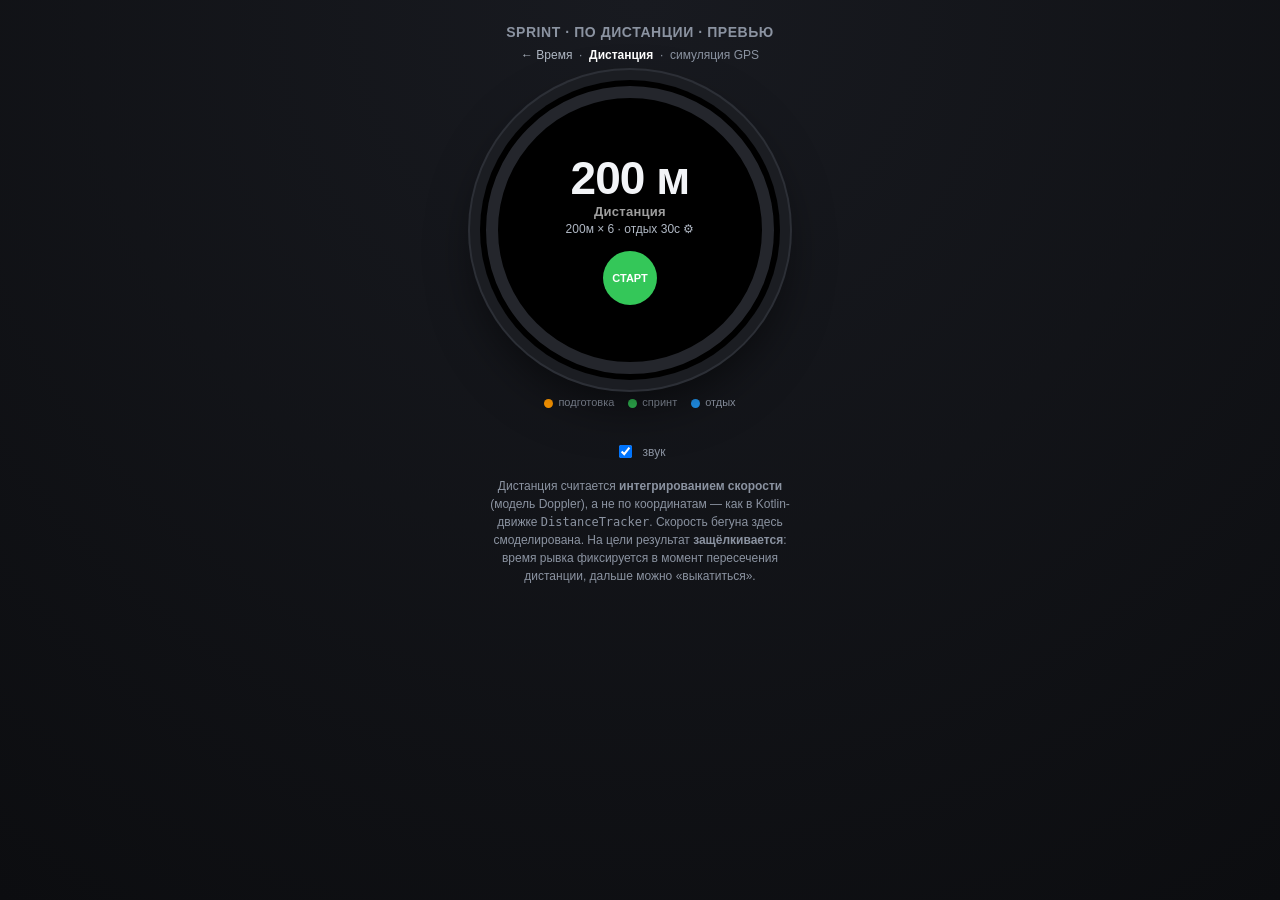
<file: web-preview/distance.html>
<!DOCTYPE html>
<html lang="ru">
<head>
<meta charset="UTF-8" />
<meta name="viewport" content="width=device-width, initial-scale=1.0" />
<title>Sprint — Режим «По дистанции» (превью)</title>
<style>
  :root {
    --prep:#ff9800; --work:#34c759; --rest:#2196f3; --idle:#9e9e9e;
    --bg:#0c0d10; --panel:#16181d; --line:#262a31; --text:#f2f4f7; --muted:#8b93a1;
  }
  * { box-sizing:border-box; }
  body { margin:0; font-family:-apple-system,"Segoe UI",Roboto,sans-serif;
    background:radial-gradient(circle at 50% 0%,#181a20,var(--bg)); color:var(--text);
    min-height:100vh; display:flex; flex-direction:column; align-items:center; padding:24px 16px 60px; }
  h1 { font-size:14px; font-weight:600; color:var(--muted); letter-spacing:.04em; margin:0 0 8px; text-transform:uppercase; }
  .nav { font-size:12px; color:var(--muted); margin-bottom:18px; }
  .nav a { color:#b0b8c4; text-decoration:none; }
  .nav a:hover { color:#fff; }

  .watch { width:300px; height:300px; border-radius:50%; background:#000;
    box-shadow:0 0 0 10px #1b1d22,0 0 0 12px #2c2f36,0 22px 50px rgba(0,0,0,.6);
    position:relative; overflow:hidden; display:flex; align-items:center; justify-content:center; }
  .ring { position:absolute; inset:0; transform:rotate(-90deg); }
  .ring circle { fill:none; stroke-width:12; stroke-linecap:round; }
  .ring .track { stroke:#24262c; }
  .ring .bar { stroke:var(--idle); transition:stroke .25s; }
  .face { display:flex; flex-direction:column; align-items:center; gap:3px; z-index:2; padding:0 20px; }
  .big { font-variant-numeric:tabular-nums; font-weight:800; font-size:46px; line-height:1; letter-spacing:-.02em; }
  .big.flash { color:var(--work); animation:pop .25s ease; }
  @keyframes pop { 0%{transform:scale(.7);opacity:.3} 100%{transform:scale(1);opacity:1} }
  .label { font-size:13px; font-weight:600; letter-spacing:.02em; text-align:center; }
  .plan { font-size:12px; color:var(--muted); font-variant-numeric:tabular-nums; }
  .plan.tap { color:#b0b8c4; cursor:pointer; }
  .controls { display:flex; gap:12px; margin-top:12px; }
  .btn { width:54px; height:54px; border-radius:50%; border:none; cursor:pointer; color:#fff;
    font-weight:700; font-size:11px; transition:transform .08s; }
  .btn:active { transform:scale(.93); }
  .btn.go{background:var(--work);} .btn.stop{background:#f44336;} .btn.ghost{background:#2a2d34;}
  .legend { display:flex; gap:14px; justify-content:center; margin-top:16px; font-size:11px; color:var(--muted); }
  .legend i { display:inline-block; width:9px; height:9px; border-radius:50%; margin-right:5px; vertical-align:middle; }

  /* settings */
  .hidden { display:none; }
  .list { width:100%; height:100%; overflow-y:auto; padding:60px 26px; z-index:2; }
  .list::-webkit-scrollbar{display:none;}
  .list h2 { text-align:center; font-size:16px; margin:0 0 12px; }
  .chip { display:flex; justify-content:space-between; align-items:center; background:#20242b; border:none;
    width:100%; color:var(--text); padding:13px 18px; border-radius:24px; margin-bottom:9px; cursor:pointer; font-size:14px; font-family:inherit; }
  .chip:hover{background:#2a2f37;} .chip b{font-variant-numeric:tabular-nums;color:var(--work);}
  .picker-wrap { display:flex; flex-direction:column; align-items:center; z-index:2; gap:10px; }
  .picker-title{font-size:13px;color:var(--muted);}
  .drum { height:160px; width:160px; overflow-y:scroll; scroll-snap-type:y mandatory; scrollbar-width:none; }
  .drum::-webkit-scrollbar{display:none;}
  .opt { height:40px; scroll-snap-align:center; display:flex; align-items:center; justify-content:center;
    font-size:22px; font-weight:700; color:#4a4f57; font-variant-numeric:tabular-nums; transition:color .12s,transform .12s; }
  .opt.sel{color:#fff; transform:scale(1.15);}
  .ok{background:var(--work);color:#fff;border:none;width:62px;height:62px;border-radius:50%;font-weight:700;cursor:pointer;}

  .results { margin-top:20px; width:320px; max-width:92vw; font-size:13px; }
  .results .r { display:flex; justify-content:space-between; padding:6px 4px; border-bottom:1px solid var(--line); color:var(--muted); }
  .results .r b { color:var(--text); font-variant-numeric:tabular-nums; }
  .sim { margin-top:14px; font-size:12px; color:var(--muted); display:flex; align-items:center; gap:8px; }
  .hint { margin-top:16px; width:320px; max-width:92vw; font-size:12px; color:var(--muted); line-height:1.5; text-align:center; }
</style>
</head>
<body>
  <h1>Sprint · по дистанции · превью</h1>
  <div class="nav"><a href="timer.html">← Время</a> &nbsp;·&nbsp; <b style="color:#fff">Дистанция</b> &nbsp;·&nbsp; <span id="simNote">симуляция GPS</span></div>

  <div id="screen-run" class="screen">
    <div class="watch">
      <svg class="ring" viewBox="0 0 300 300">
        <circle class="track" cx="150" cy="150" r="138"></circle>
        <circle class="bar" cx="150" cy="150" r="138"></circle>
      </svg>
      <div class="face">
        <div class="big" id="big">200 м</div>
        <div class="label" id="label">Дистанция</div>
        <div class="plan" id="plan"></div>
        <div class="controls" id="controls"></div>
      </div>
    </div>
    <div class="legend">
      <span><i style="background:var(--prep)"></i>подготовка</span>
      <span><i style="background:var(--work)"></i>спринт</span>
      <span><i style="background:var(--rest)"></i>отдых</span>
    </div>
    <div class="results" id="results"></div>
  </div>

  <div id="screen-settings" class="screen hidden"><div class="watch"><div class="list" id="settingsList"></div></div></div>
  <div id="screen-picker" class="screen hidden"><div class="watch"><div class="picker-wrap">
    <div class="picker-title" id="pickerTitle"></div><div class="drum" id="drum"></div><button class="ok" id="pickerOk">OK</button>
  </div></div></div>

  <label class="sim"><input type="checkbox" id="snd" checked> звук</label>
  <div class="hint">
    Дистанция считается <b>интегрированием скорости</b> (модель Doppler), а не по координатам — как в Kotlin-движке
    <code>DistanceTracker</code>. Скорость бегуна здесь смоделирована. На цели результат <b>защёлкивается</b>:
    время рывка фиксируется в момент пересечения дистанции, дальше можно «выкатиться».
  </div>

<script>
// ===== shared config (same localStorage as time mode) =====
const DEFAULT = { prepMs:5000, workMs:30000, restMs:30000, rounds:6, distanceM:200 };
function loadCfg(){ try { return Object.assign({}, DEFAULT, JSON.parse(localStorage.getItem('sprintCfg')||'{}')); } catch(e){ return Object.assign({},DEFAULT); } }
function saveCfg(){ localStorage.setItem('sprintCfg', JSON.stringify(cfg)); }
let cfg = loadCfg();
function range(a,b,s){ const r=[]; for(let v=a;v<=b;v+=s) r.push(v); return r; }
const FIELDS = [
  { key:'distanceM', title:'Дистанция', unit:'м', mul:1, values:range(20,400,10) },
  { key:'prepMs', title:'Подготовка', unit:'с', mul:1000, values:range(0,15,1) },
  { key:'restMs', title:'Отдых', unit:'с', mul:1000, values:range(5,180,5) },
  { key:'rounds', title:'Раунды', unit:'', mul:1, values:range(1,20,1) },
];

// ===== DistanceTracker (mirror of DistanceTracker.kt) =====
function makeTracker(){ return { dist:0, lastT:-1, lastV:0 }; }
function eff(v){ return (!isFinite(v) || v < 0.4) ? 0 : v; }
function trackAdd(tr, v, tMs){
  const ve = eff(v);
  if (tr.lastT < 0){ tr.lastT=tMs; tr.lastV=ve; return {total:tr.dist,step:0,stepMs:0}; }
  const dt = tMs - tr.lastT; tr.lastT = tMs;
  if (dt<=0 || dt>3000){ tr.lastV=ve; return {total:tr.dist,step:0,stepMs:0}; }
  const step = (tr.lastV+ve)/2 * (dt/1000); tr.dist += step; tr.lastV = ve;
  return { total:tr.dist, step, stepMs:dt };
}

// ===== simulated runner speed (m/s) =====
function simSpeed(workMs, round){
  const t = workMs/1000;
  const peak = 6.4 + ((round*7)%5)*0.45;          // vary pace per round
  let v = peak * (1 - Math.exp(-t/1.2));           // accelerate ~2s
  v += (Math.sin(t*6.3) + (Math.random()-0.5))*0.22; // GPS-like jitter
  return Math.max(0, v);
}

// ===== feedback =====
let actx=null;
function beep(f,ms,vol=0.3){ if(!document.getElementById('snd').checked) return;
  if(!actx) actx=new (window.AudioContext||window.webkitAudioContext)();
  const o=actx.createOscillator(),g=actx.createGain(); o.frequency.value=f; o.type='square';
  g.gain.setValueAtTime(vol,actx.currentTime); g.gain.exponentialRampToValueAtTime(0.0001,actx.currentTime+ms/1000);
  o.connect(g); g.connect(actx.destination); o.start(); o.stop(actx.currentTime+ms/1000); }
function buzz(p){ if(navigator.vibrate) navigator.vibrate(p); }
function fire(c){ switch(c){
  case 'TICK': beep(660,90); buzz(40); break;
  case 'GO': beep(1040,320,0.45); buzz(350); flashGo(); break;
  case 'REP': beep(520,200); buzz([120,90,120]); break;
  case 'FINISH': beep(1040,180); setTimeout(()=>beep(1040,180),230); setTimeout(()=>beep(780,420),460); buzz([200,120,200,120,400]); break;
}}

// ===== state machine =====
const RING_LEN = 2*Math.PI*138;
const bar=document.querySelector('.bar'); bar.style.strokeDasharray=RING_LEN;
const elBig=document.getElementById('big'), elLabel=document.getElementById('label'),
      elPlan=document.getElementById('plan'), controls=document.getElementById('controls'),
      elResults=document.getElementById('results');
const PCOL={PREP:'var(--prep)',WORK:'var(--work)',REST:'var(--rest)',DONE:'var(--idle)',IDLE:'var(--idle)'};

let run='IDLE', phase='IDLE', round=0, phaseStart=0, workStart=0, lastSec=-1, tr=makeTracker(), results=[], raf=null;

function ceilSec(ms){ return Math.max(0,Math.ceil(ms/1000)); }
function fmtUp(ms){ const t=Math.floor(ms/100),te=t%10,s=Math.floor(t/10)%60,m=Math.floor(t/600);
  return m>0?`${m}:${String(s).padStart(2,'0')}.${te}`:`${String(s).padStart(2,'0')}.${te}`; }
function flashGo(){ elBig.classList.remove('flash'); void elBig.offsetWidth; elBig.classList.add('flash'); }

function enterPrep(){ phase='PREP'; phaseStart=performance.now(); lastSec=-1; }
function enterWork(){ phase='WORK'; round++; workStart=performance.now(); tr=makeTracker(); fire('GO'); }
function enterRestOrFinish(){ if(round>=cfg.rounds){ fire('FINISH'); finish(); } else { phase='REST'; phaseStart=performance.now(); lastSec=-1; } }
function countdown(rem){ const s=ceilSec(rem); if(s>=1&&s<=3&&s!==lastSec){ lastSec=s; fire('TICK'); } }

function loop(){
  if(run!=='RUNNING') return;
  const now=performance.now();
  if(phase==='PREP'){
    const rem=Math.max(0,cfg.prepMs-(now-phaseStart)); countdown(rem); render(rem,cfg.prepMs);
    if(rem<=0) enterWork();
  } else if(phase==='WORK'){
    const prev=tr.dist;
    const v=simSpeed(now-workStart, round);
    const r=trackAdd(tr, v, now);
    const target=cfg.distanceM;
    render(0,0);
    if(prev<target && r.total>=target){
      const frac=r.step>0?(target-prev)/r.step:1;
      const crossAbs=now - r.stepMs + frac*r.stepMs;
      const repTime=Math.max(0, crossAbs-workStart);
      results.push({round, timeMs:repTime, dist:target});
      fire(round>=cfg.rounds?'FINISH':'REP');
      enterRestOrFinish();
    }
  } else if(phase==='REST'){
    const rem=Math.max(0,cfg.restMs-(now-phaseStart)); countdown(rem); render(rem,cfg.restMs);
    if(rem<=0) enterWork();
  }
  raf=requestAnimationFrame(loop);
}

function bigText(){
  if(run==='IDLE') return `${cfg.distanceM} м`;
  if(phase==='PREP'||phase==='REST') return ceilSec(phase==='PREP'?cfg.prepMs-(performance.now()-phaseStart):cfg.restMs-(performance.now()-phaseStart));
  if(phase==='WORK') return `${Math.round(tr.dist)} м`;
  if(phase==='DONE') return results.length?fmtUp(results[results.length-1].timeMs):'—';
  return `${cfg.distanceM} м`;
}
function labelText(){
  if(run==='IDLE') return 'Дистанция';
  if(phase==='PREP') return 'Подготовка';
  if(phase==='WORK') return `Спринт ${round}/${cfg.rounds} · ${fmtUp(performance.now()-workStart)}`;
  if(phase==='REST') return `Отдых ${round}/${cfg.rounds}`;
  if(phase==='DONE') return 'Готово!';
  return '';
}
function render(rem,total){
  elBig.textContent=bigText(); elLabel.textContent=labelText();
  const col=run==='IDLE'?'var(--idle)':PCOL[phase]; bar.style.stroke=col; elLabel.style.color=col;
  let prog=0;
  if(phase==='WORK') prog=cfg.distanceM>0?tr.dist/cfg.distanceM:0;
  else if(phase==='PREP'||phase==='REST') prog=total>0?1-rem/total:0;
  bar.style.strokeDashoffset=RING_LEN*(1-Math.min(1,Math.max(0,prog)));
  if(run==='IDLE'){ elPlan.textContent=`${cfg.distanceM}м × ${cfg.rounds} · отдых ${cfg.restMs/1000}с  ⚙`; elPlan.classList.add('tap'); }
  else if(run==='DONE'){ elPlan.classList.remove('tap'); elPlan.textContent=`${results.length} рывк. · Σ ${fmtUp(results.reduce((a,r)=>a+r.timeMs,0))}`; }
  else { elPlan.classList.remove('tap'); elPlan.textContent=`цель ${cfg.distanceM} м`; }
  renderResults();
}
function renderResults(){
  if(run!=='DONE' || !results.length){ elResults.innerHTML=''; return; }
  elResults.innerHTML = results.map(r=>`<div class="r"><span>Рывок ${r.round} · ${r.dist} м</span><b>${fmtUp(r.timeMs)}</b></div>`).join('');
}
elPlan.addEventListener('click', ()=>{ if(run==='IDLE') openSettings(); });

function start(){ if(run==='RUNNING')return; results=[]; round=0; tr=makeTracker(); run='RUNNING';
  if(!actx) actx=new (window.AudioContext||window.webkitAudioContext)(); enterPrep(); buildControls(); loop(); }
function stop(){ cancelAnimationFrame(raf); finish(); }
function finish(){ cancelAnimationFrame(raf); phase='DONE'; run='DONE'; render(0,0); buildControls(); }
function reset(){ cancelAnimationFrame(raf); run='IDLE'; phase='IDLE'; round=0; results=[]; tr=makeTracker(); render(0,0); buildControls(); }

function mkBtn(t,c,f){ const b=document.createElement('button'); b.className='btn '+c; b.textContent=t; b.onclick=f; return b; }
function buildControls(){ controls.innerHTML='';
  if(run==='IDLE') controls.append(mkBtn('СТАРТ','go',start));
  if(run==='RUNNING') controls.append(mkBtn('СТОП','stop',stop));
  if(run==='DONE') controls.append(mkBtn('НОВЫЙ','ghost',reset));
}

// ===== settings hub (shared) =====
function showScreen(n){ for(const s of ['run','settings','picker']) document.getElementById('screen-'+s).classList.toggle('hidden', s!==n); }
function openSettings(){ renderList(); showScreen('settings'); }
function closeSettings(){ showScreen('run'); reset(); }
function renderList(){ const l=document.getElementById('settingsList'); l.innerHTML='<h2>Настройки</h2>';
  FIELDS.forEach(f=>{ const c=document.createElement('button'); c.className='chip';
    c.innerHTML=`<span>${f.title}</span><b>${cfg[f.key]/f.mul}${f.unit}</b>`; c.onclick=()=>openPicker(f); l.append(c); });
  const b=document.createElement('button'); b.className='chip'; b.style.justifyContent='center'; b.style.marginTop='6px';
  b.innerHTML='<span>← Готово</span>'; b.onclick=closeSettings; l.append(b);
}
let pf=null;
function openPicker(f){ pf=f; document.getElementById('pickerTitle').textContent=f.title;
  const d=document.getElementById('drum'); d.innerHTML='';
  const p1=document.createElement('div'); p1.style.height='60px'; d.append(p1);
  f.values.forEach(v=>{ const o=document.createElement('div'); o.className='opt'; o.textContent=`${v}${f.unit}`; d.append(o); });
  const p2=document.createElement('div'); p2.style.height='60px'; d.append(p2);
  showScreen('picker'); d.scrollTop=Math.max(0,f.values.indexOf(cfg[f.key]/f.mul))*40; selDrum();
}
function drumIdx(){ return Math.round(document.getElementById('drum').scrollTop/40); }
function selDrum(){ const o=document.querySelectorAll('#drum .opt'); const i=drumIdx(); o.forEach((x,k)=>x.classList.toggle('sel',k===i)); }
document.getElementById('drum').addEventListener('scroll', selDrum);
document.getElementById('pickerOk').addEventListener('click', ()=>{
  const i=Math.max(0,Math.min(drumIdx(),pf.values.length-1)); cfg[pf.key]=pf.values[i]*pf.mul; saveCfg(); renderList(); showScreen('settings');
});

// init
buildControls(); reset(); showScreen('run');
</script>
</body>
</html>
</file>
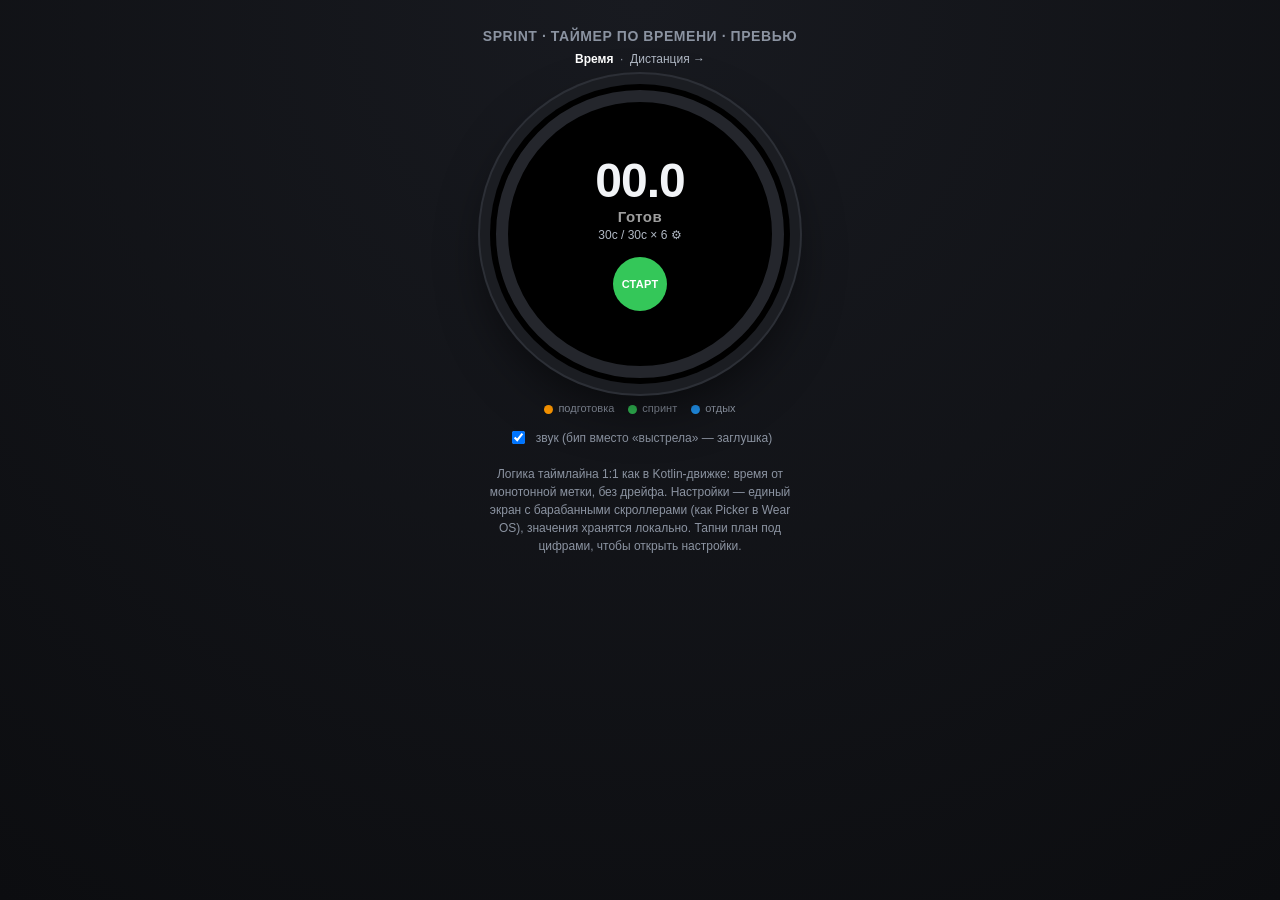
<file: web-preview/timer.html>
<!DOCTYPE html>
<html lang="ru">
<head>
<meta charset="UTF-8" />
<meta name="viewport" content="width=device-width, initial-scale=1.0" />
<title>Sprint — Таймер по времени (превью)</title>
<style>
  :root {
    --prep: #ff9800;
    --work: #34c759;
    --rest: #2196f3;
    --idle: #9e9e9e;
    --bg: #0c0d10;
    --panel: #16181d;
    --line: #262a31;
    --text: #f2f4f7;
    --muted: #8b93a1;
  }
  * { box-sizing: border-box; }
  body {
    margin: 0;
    font-family: -apple-system, "Segoe UI", Roboto, sans-serif;
    background: radial-gradient(circle at 50% 0%, #181a20, var(--bg));
    color: var(--text);
    min-height: 100vh;
    display: flex; flex-direction: column; align-items: center;
    padding: 28px 16px 60px;
  }
  h1 { font-size: 14px; font-weight: 600; color: var(--muted); letter-spacing: .04em; margin: 0 0 20px; text-transform: uppercase; }

  /* --- Round watch --- */
  .watch {
    width: 300px; height: 300px; border-radius: 50%;
    background: #000;
    box-shadow: 0 0 0 10px #1b1d22, 0 0 0 12px #2c2f36, 0 22px 50px rgba(0,0,0,.6);
    position: relative; overflow: hidden;
    display: flex; align-items: center; justify-content: center;
  }
  .ring { position: absolute; inset: 0; transform: rotate(-90deg); }
  .ring circle { fill: none; stroke-width: 12; stroke-linecap: round; }
  .ring .track { stroke: #24262c; }
  .ring .bar  { stroke: var(--idle); transition: stroke .25s; }

  .face { display: flex; flex-direction: column; align-items: center; gap: 3px; z-index: 2; padding: 0 20px; }
  .big { font-variant-numeric: tabular-nums; font-weight: 800; font-size: 48px; line-height: 1; letter-spacing: -.02em; }
  .big.flash { color: var(--work); animation: pop .25s ease; }
  @keyframes pop { 0%{ transform: scale(.7); opacity:.3 } 100%{ transform: scale(1); opacity:1 } }
  .label { font-size: 15px; font-weight: 600; letter-spacing: .03em; }
  .plan { font-size: 12px; color: var(--muted); font-variant-numeric: tabular-nums; }
  .plan.tap { color: #b0b8c4; cursor: pointer; }
  .plan.tap:hover { color: #fff; }

  /* --- Controls (inside the watch face) --- */
  .controls { display: flex; gap: 12px; margin-top: 12px; }
  .btn {
    width: 54px; height: 54px; border-radius: 50%; border: none; cursor: pointer;
    color: #fff; font-weight: 700; font-size: 11px; letter-spacing: .02em;
    transition: transform .08s, filter .15s;
  }
  .btn:active { transform: scale(.93); }
  .btn.go { background: var(--work); }
  .btn.pause { background: #ffc107; color: #1a1a1a; }
  .btn.stop { background: #f44336; }
  .btn.ghost { background: #2a2d34; }
  .legend { display: flex; gap: 14px; justify-content: center; margin-top: 18px; font-size: 11px; color: var(--muted); }
  .legend i { display: inline-block; width: 9px; height: 9px; border-radius: 50%; margin-right: 5px; vertical-align: middle; }

  /* --- Settings list (inside watch) --- */
  .screen { display: flex; flex-direction: column; align-items: center; }
  .hidden { display: none; }
  .list { width: 100%; height: 100%; overflow-y: auto; padding: 64px 26px; z-index: 2; }
  .list::-webkit-scrollbar { display: none; }
  .list h2 { text-align: center; font-size: 16px; margin: 0 0 12px; }
  .chip {
    display: flex; justify-content: space-between; align-items: center;
    background: #20242b; border: none; width: 100%; color: var(--text);
    padding: 13px 18px; border-radius: 24px; margin-bottom: 9px; cursor: pointer;
    font-size: 14px; font-family: inherit;
  }
  .chip:hover { background: #2a2f37; }
  .chip b { font-variant-numeric: tabular-nums; color: var(--work); }

  /* --- Drum picker (inside watch) --- */
  .picker-wrap { display: flex; flex-direction: column; align-items: center; z-index: 2; gap: 10px; }
  .picker-title { font-size: 13px; color: var(--muted); }
  .drum {
    height: 160px; width: 150px; overflow-y: scroll; scroll-snap-type: y mandatory;
    -ms-overflow-style: none; scrollbar-width: none; position: relative;
    mask-image: linear-gradient(transparent, #000 32%, #000 68%, transparent);
  }
  .drum::-webkit-scrollbar { display: none; }
  .opt {
    height: 40px; scroll-snap-align: center; display: flex; align-items: center; justify-content: center;
    font-size: 24px; font-weight: 700; color: #4a4f57; font-variant-numeric: tabular-nums;
    transition: color .12s, transform .12s;
  }
  .opt.sel { color: #fff; transform: scale(1.18); }
  .ok { background: var(--work); color:#fff; border:none; width:62px;height:62px;border-radius:50%;font-weight:700;cursor:pointer; }
  .hint { margin-top: 18px; width: 320px; max-width: 92vw; font-size: 12px; color: var(--muted); line-height: 1.5; text-align: center; }
  .sound { margin-top: 14px; font-size: 12px; color: var(--muted); display: flex; align-items: center; gap: 8px; }
</style>
</head>
<body>
  <h1>Sprint · таймер по времени · превью</h1>
  <div style="font-size:12px;color:#8b93a1;margin:-12px 0 18px;"><b style="color:#fff">Время</b> &nbsp;·&nbsp; <a href="distance.html" style="color:#b0b8c4;text-decoration:none;">Дистанция →</a></div>

  <!-- ===== TIMER SCREEN ===== -->
  <div id="screen-timer" class="screen">
    <div class="watch">
      <svg class="ring" viewBox="0 0 300 300">
        <circle class="track" cx="150" cy="150" r="138"></circle>
        <circle class="bar" cx="150" cy="150" r="138"></circle>
      </svg>
      <div class="face">
        <div class="big" id="big">00.0</div>
        <div class="label" id="label">Готов</div>
        <div class="plan" id="plan"></div>
        <div class="controls" id="controls"></div>
      </div>
    </div>
    <div class="legend">
      <span><i style="background:var(--prep)"></i>подготовка</span>
      <span><i style="background:var(--work)"></i>спринт</span>
      <span><i style="background:var(--rest)"></i>отдых</span>
    </div>
  </div>

  <!-- ===== SETTINGS SCREEN ===== -->
  <div id="screen-settings" class="screen hidden">
    <div class="watch">
      <div class="list" id="settingsList"></div>
    </div>
  </div>

  <!-- ===== PICKER SCREEN ===== -->
  <div id="screen-picker" class="screen hidden">
    <div class="watch">
      <div class="picker-wrap">
        <div class="picker-title" id="pickerTitle"></div>
        <div class="drum" id="drum"></div>
        <button class="ok" id="pickerOk">OK</button>
      </div>
    </div>
  </div>

  <label class="sound"><input type="checkbox" id="snd" checked> звук (бип вместо «выстрела» — заглушка)</label>
  <div class="hint">
    Логика таймлайна 1:1 как в Kotlin-движке: время от монотонной метки, без дрейфа.
    Настройки — единый экран с барабанными скроллерами (как Picker в Wear OS), значения хранятся локально.
    Тапни план под цифрами, чтобы открыть настройки.
  </div>

<script>
// ================= Config (persisted, mirrors DataStore) =================
const DEFAULT = { prepMs:5000, workMs:30000, restMs:30000, rounds:6 };
function loadCfg(){ try { return Object.assign({}, DEFAULT, JSON.parse(localStorage.getItem('sprintCfg')||'{}')); } catch(e){ return Object.assign({}, DEFAULT); } }
function saveCfg(){ localStorage.setItem('sprintCfg', JSON.stringify(cfg)); }
let cfg = loadCfg();

function range(a,b,step){ const r=[]; for(let v=a; v<=b; v+=step) r.push(v); return r; }
const FIELDS = [
  { key:'prepMs', title:'Подготовка', unit:'с', mul:1000, values: range(0,15,1)  },
  { key:'workMs', title:'Спринт',     unit:'с', mul:1000, values: range(5,120,5) },
  { key:'restMs', title:'Отдых',      unit:'с', mul:1000, values: range(5,180,5) },
  { key:'rounds', title:'Раунды',     unit:'',  mul:1,    values: range(1,20,1)  },
];

// ================= Timeline (mirror of IntervalTimeline.kt) =================
function buildTimeline(c) {
  const segs = []; let t = 0;
  if (c.prepMs > 0) { segs.push({ phase:'PREP', round:0, start:t, duration:c.prepMs }); t += c.prepMs; }
  for (let r = 1; r <= c.rounds; r++) {
    segs.push({ phase:'WORK', round:r, start:t, duration:c.workMs }); t += c.workMs;
    if (r < c.rounds && c.restMs > 0) { segs.push({ phase:'REST', round:r, start:t, duration:c.restMs }); t += c.restMs; }
  }
  return { segs, total: segs.reduce((a,s)=>a+s.duration,0), cfg:c };
}
function snapshotAt(tl, elapsed) {
  const e = Math.max(0, Math.min(elapsed, tl.total));
  if (e >= tl.total) return { phase:'DONE', round:tl.cfg.rounds, total:tl.cfg.rounds, phaseTotal:0, phaseElapsed:0, phaseRemaining:0, totalElapsed:tl.total };
  const s = tl.segs.find(s => e >= s.start && e < s.start + s.duration);
  const inSeg = e - s.start;
  return { phase:s.phase, round:s.round, total:tl.cfg.rounds, phaseTotal:s.duration, phaseElapsed:inSeg, phaseRemaining:s.duration - inSeg, totalElapsed:e };
}
function crossed(m, prev, now) { return m > prev && m <= now; }
function cuesBetween(tl, prev, now) {
  if (now <= prev) return [];
  const cues = [];
  for (const s of tl.segs) {
    if (s.phase !== 'WORK') continue;
    if (crossed(s.start, prev, now)) cues.push('GO');
    const end = s.start + s.duration;
    if (end < tl.total && crossed(end, prev, now)) cues.push('WORK_END');
  }
  for (const s of tl.segs) {
    if (s.phase !== 'PREP' && s.phase !== 'REST') continue;
    const end = s.start + s.duration;
    for (let k = 1; k <= 3; k++) { const at = end - k*1000; if (at > s.start && crossed(at, prev, now)) cues.push('COUNTDOWN_TICK'); }
  }
  if (crossed(tl.total, prev, now)) cues.push('FINISH');
  return cues;
}

// ================= Feedback =================
let actx = null;
function beep(freq, ms, vol=0.3) {
  if (!document.getElementById('snd').checked) return;
  if (!actx) actx = new (window.AudioContext || window.webkitAudioContext)();
  const o = actx.createOscillator(), g = actx.createGain();
  o.frequency.value = freq; o.type = 'square';
  g.gain.setValueAtTime(vol, actx.currentTime);
  g.gain.exponentialRampToValueAtTime(0.0001, actx.currentTime + ms/1000);
  o.connect(g); g.connect(actx.destination); o.start(); o.stop(actx.currentTime + ms/1000);
}
function buzz(p) { if (navigator.vibrate) navigator.vibrate(p); }
function fire(cue) {
  switch (cue) {
    case 'COUNTDOWN_TICK': beep(660, 90); buzz(40); break;
    case 'GO': beep(1040, 320, 0.45); buzz(350); flashGo(); break;
    case 'WORK_END': beep(520, 200); buzz([120,90,120]); break;
    case 'FINISH': beep(1040,180); setTimeout(()=>beep(1040,180),230); setTimeout(()=>beep(780,420),460); buzz([200,120,200,120,400]); break;
  }
}

// ================= Timer state / loop =================
const RING_LEN = 2 * Math.PI * 138;
const bar = document.querySelector('.bar');
bar.style.strokeDasharray = RING_LEN;
const elBig = document.getElementById('big'), elLabel = document.getElementById('label'),
      elPlan = document.getElementById('plan'), controls = document.getElementById('controls');
const PHASE_COLOR = { PREP:'var(--prep)', WORK:'var(--work)', REST:'var(--rest)', DONE:'var(--idle)', IDLE:'var(--idle)' };

let tl = buildTimeline(cfg);
let run = 'IDLE', sessionStart = 0, pausedElapsed = 0, lastCue = -1, raf = null;

function ceilSec(ms){ return Math.max(0, Math.ceil(ms/1000)); }
function fmtUp(ms){
  const t = Math.floor(ms/100), tenths = t%10, s = Math.floor(t/10)%60, m = Math.floor(t/600);
  return m>0 ? `${m}:${String(s).padStart(2,'0')}.${tenths}` : `${String(s).padStart(2,'0')}.${tenths}`;
}
function bigText(s){
  if (run==='IDLE') return '00.0';
  if (s.phase==='PREP') return ceilSec(s.phaseRemaining);
  if (s.phase==='WORK') return s.phaseElapsed<700 ? 'GO' : fmtUp(s.phaseElapsed);
  if (s.phase==='REST') return ceilSec(s.phaseRemaining);
  if (s.phase==='DONE') return fmtUp(s.totalElapsed);
  return '00.0';
}
function phaseLabel(s){
  if (run==='IDLE') return 'Готов';
  if (run==='PAUSED') return 'Пауза';
  if (s.phase==='PREP') return 'Подготовка';
  if (s.phase==='WORK') return `Спринт ${s.round}/${s.total}`;
  if (s.phase==='REST') return `Отдых ${s.round}/${s.total}`;
  if (s.phase==='DONE') return 'Готово!';
  return '';
}
function flashGo(){ elBig.classList.remove('flash'); void elBig.offsetWidth; elBig.classList.add('flash'); }

function render(s){
  elBig.textContent = bigText(s);
  elLabel.textContent = phaseLabel(s);
  const col = run==='IDLE' ? 'var(--idle)' : PHASE_COLOR[s.phase];
  bar.style.stroke = col; elLabel.style.color = col;
  const prog = run==='IDLE' ? 0 : (s.phaseTotal>0 ? s.phaseElapsed/s.phaseTotal : 0);
  bar.style.strokeDashoffset = RING_LEN * (1 - Math.min(1, prog));
  if (run==='IDLE') { elPlan.textContent = `${cfg.workMs/1000}с / ${cfg.restMs/1000}с × ${cfg.rounds}  ⚙`; elPlan.classList.add('tap'); }
  else { elPlan.classList.remove('tap'); elPlan.textContent = (run==='DONE') ? `Σ ${fmtUp(s.totalElapsed)}` : `Σ ${fmtUp(s.totalElapsed)} / ${fmtUp(tl.total)}`; }
}
elPlan.addEventListener('click', () => { if (run==='IDLE') openSettings(); });

function loop(){
  if (run !== 'RUNNING') return;
  const elapsed = performance.now() - sessionStart;
  render(snapshotAt(tl, elapsed));
  for (const c of cuesBetween(tl, lastCue, elapsed)) fire(c);
  lastCue = elapsed;
  if (elapsed >= tl.total) { run='DONE'; render(snapshotAt(tl, tl.total)); buildControls(); return; }
  raf = requestAnimationFrame(loop);
}
function start(){
  if (run==='RUNNING') return;
  if (run==='PAUSED'){ sessionStart = performance.now() - pausedElapsed; run='RUNNING'; buildControls(); loop(); return; }
  tl = buildTimeline(cfg); sessionStart = performance.now(); pausedElapsed = 0; lastCue = -1; run='RUNNING';
  if (!actx) actx = new (window.AudioContext || window.webkitAudioContext)();
  buildControls(); loop();
}
function pause(){ if (run!=='RUNNING') return; cancelAnimationFrame(raf); pausedElapsed = Math.min(performance.now()-sessionStart, tl.total); run='PAUSED'; buildControls(); }
function stop(){ cancelAnimationFrame(raf); const e = run==='PAUSED'?pausedElapsed:Math.min(performance.now()-sessionStart, tl.total); run='DONE'; render(snapshotAt(tl, e)); buildControls(); }
function reset(){ cancelAnimationFrame(raf); run='IDLE'; lastCue=-1; tl=buildTimeline(cfg); render(snapshotAt(tl,0)); buildControls(); }

function mkBtn(text, cls, fn){ const b=document.createElement('button'); b.className='btn '+cls; b.textContent=text; b.onclick=fn; return b; }
function buildControls(){
  controls.innerHTML='';
  if (run==='IDLE')    controls.append(mkBtn('СТАРТ','go',start));
  if (run==='RUNNING') controls.append(mkBtn('ПАУЗА','pause',pause), mkBtn('СТОП','stop',stop));
  if (run==='PAUSED')  controls.append(mkBtn('ПУСК','go',start), mkBtn('СТОП','stop',stop));
  if (run==='DONE')    controls.append(mkBtn('НОВЫЙ','ghost',reset));
}

// ================= Screens =================
function showScreen(name){
  for (const s of ['timer','settings','picker']) document.getElementById('screen-'+s).classList.toggle('hidden', s!==name);
}
function openSettings(){ renderSettingsList(); showScreen('settings'); }
function closeSettings(){ showScreen('timer'); reset(); }

function renderSettingsList(){
  const list = document.getElementById('settingsList');
  list.innerHTML = '<h2>Настройки</h2>';
  FIELDS.forEach(f => {
    const chip = document.createElement('button');
    chip.className = 'chip';
    chip.innerHTML = `<span>${f.title}</span><b>${cfg[f.key]/f.mul}${f.unit}</b>`;
    chip.onclick = () => openPicker(f);
    list.append(chip);
  });
  const back = document.createElement('button');
  back.className = 'chip'; back.style.justifyContent='center'; back.style.marginTop='6px';
  back.innerHTML = '<span>← Готово</span>';
  back.onclick = closeSettings;
  list.append(back);
}

// ----- Drum picker -----
let pickerField = null;
function openPicker(f){
  pickerField = f;
  document.getElementById('pickerTitle').textContent = f.title;
  const drum = document.getElementById('drum');
  drum.innerHTML = '';
  // spacers so first/last option can center within the 160px drum (item = 40px)
  const pad = document.createElement('div'); pad.style.height='60px'; drum.append(pad);
  f.values.forEach(v => { const o=document.createElement('div'); o.className='opt'; o.dataset.val=v; o.textContent=`${v}${f.unit}`; drum.append(o); });
  const pad2 = document.createElement('div'); pad2.style.height='60px'; drum.append(pad2);
  showScreen('picker');
  const idx = Math.max(0, f.values.indexOf(cfg[f.key]/f.mul));
  drum.scrollTop = idx * 40;           // align current value to center
  updateDrumSel();
}
function currentDrumIndex(){ return Math.round(document.getElementById('drum').scrollTop / 40); }
function updateDrumSel(){
  const opts = document.querySelectorAll('#drum .opt');
  const i = currentDrumIndex();
  opts.forEach((o,k)=> o.classList.toggle('sel', k===i));
}
let drumTimer = null;
document.getElementById('drum').addEventListener('scroll', () => {
  updateDrumSel();
  clearTimeout(drumTimer);
  drumTimer = setTimeout(()=>{ // snap settle tick
    if (document.getElementById('snd').checked) beep(600, 30, 0.12);
  }, 90);
});
document.getElementById('pickerOk').addEventListener('click', () => {
  const i = currentDrumIndex();
  const v = pickerField.values[Math.max(0, Math.min(i, pickerField.values.length-1))];
  cfg[pickerField.key] = v * pickerField.mul;
  saveCfg();
  tl = buildTimeline(cfg);
  renderSettingsList();
  showScreen('settings');
});

// init
buildControls();
reset();
showScreen('timer');
</script>
</body>
</html>
</file>
